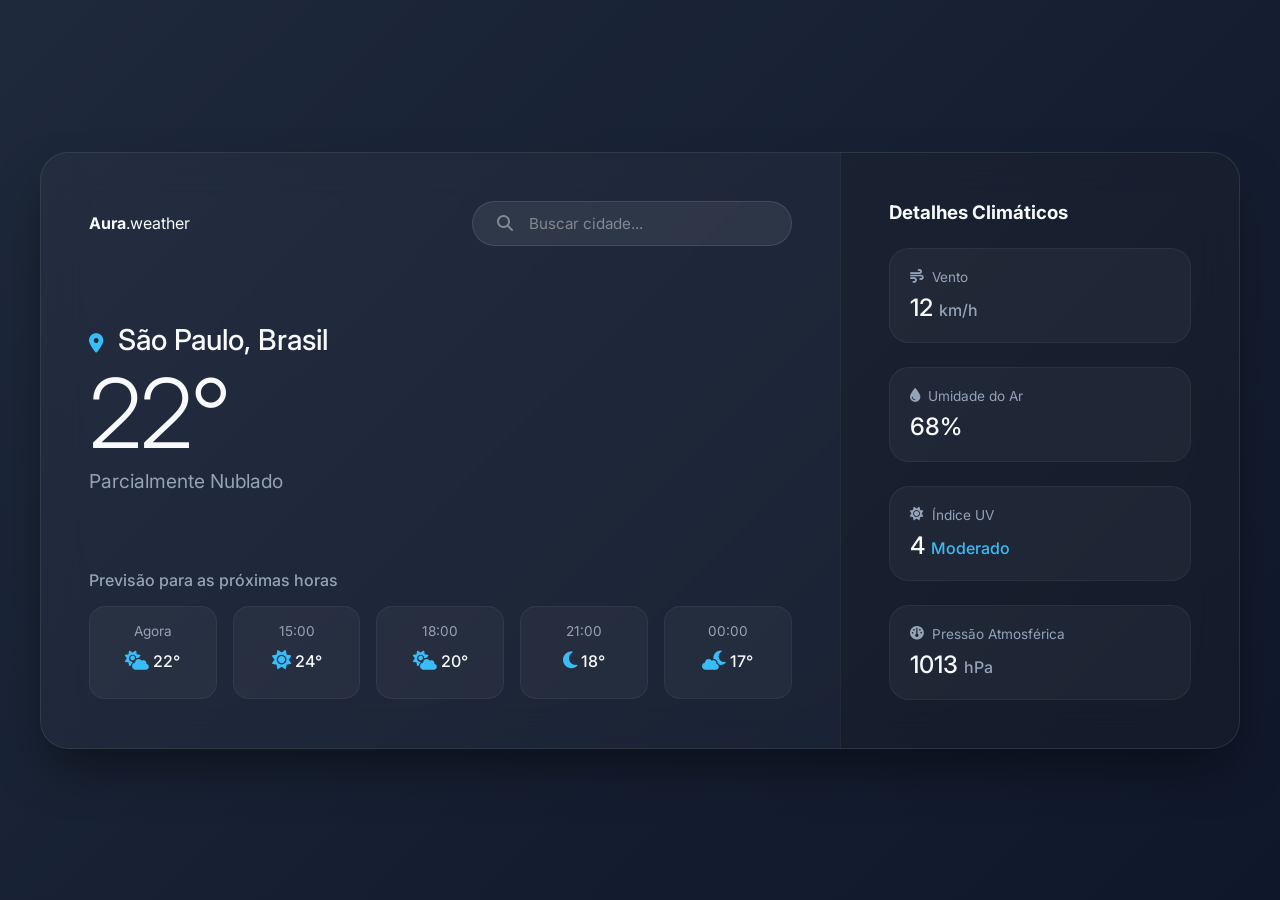
<file: teste.html>
<!DOCTYPE html>
<html lang="pt-BR">
<head>
    <meta charset="UTF-8">
    <meta name="viewport" content="width=device-width, initial-scale=1.0">
    <title>Aura Weather — Previsão do Tempo</title>
    <link href="https://fonts.googleapis.com/css2?family=Inter:wght@300;400;500;600&display=swap" rel="stylesheet">
    <link rel="stylesheet" href="https://cdnjs.cloudflare.com/ajax/libs/font-awesome/6.4.0/css/all.min.css">
    <style>
        * {
            margin: 0;
            padding: 0;
            box-sizing: border-box;
            font-family: 'Inter', sans-serif;
        }

        body {
            background: linear-gradient(135deg, #1e293b, #0f172a);
            color: #f8fafc;
            min-height: 100vh;
            display: flex;
            justify-content: center;
            align-items: center;
            padding: 2rem;
        }

        .web-container {
            width: 100%;
            max-width: 1200px;
            background: rgba(255, 255, 255, 0.03);
            backdrop-filter: blur(20px);
            -webkit-backdrop-filter: blur(20px);
            border: 1px solid rgba(255, 255, 255, 0.08);
            border-radius: 28px;
            display: grid;
            grid-template-columns: 2fr 1fr;
            overflow: hidden;
            box-shadow: 0 25px 50px -12px rgba(0, 0, 0, 0.5);
        }

        /* Lado Esquerdo: Conteúdo Principal */
        .main-content {
            padding: 3rem;
            display: flex;
            flex-direction: column;
            justify-content: space-between;
        }

        .header-search {
            display: flex;
            justify-content: space-between;
            align-items: center;
        }

        .search-bar {
            background: rgba(255, 255, 255, 0.07);
            border: 1px solid rgba(255, 255, 255, 0.1);
            border-radius: 50px;
            padding: 0.75rem 1.5rem;
            display: flex;
            align-items: center;
            gap: 1rem;
            width: 320px;
        }

        .search-bar input {
            background: transparent;
            border: none;
            color: #fff;
            outline: none;
            font-size: 0.95rem;
            width: 100%;
        }

        .search-bar input::placeholder {
            color: rgba(255, 255, 255, 0.4);
        }

        .current-weather {
            margin: 2rem 0;
        }

        .location {
            font-size: 1.8rem;
            font-weight: 500;
            margin-bottom: 0.5rem;
        }

        .temp-display {
            font-size: 6rem;
            font-weight: 300;
            letter-spacing: -2px;
            line-height: 1;
            margin-bottom: 0.5rem;
        }

        .condition {
            font-size: 1.2rem;
            color: #94a3b8;
            font-weight: 400;
        }

        /* Previsão por Hora */
        .hourly-section h3, .details-section h3 {
            font-size: 1rem;
            font-weight: 500;
            color: #94a3b8;
            margin-bottom: 1rem;
        }

        .hourly-grid {
            display: grid;
            grid-template-columns: repeat(5, 1fr);
            gap: 1rem;
        }

        .hour-card {
            background: rgba(255, 255, 255, 0.04);
            border: 1px solid rgba(255, 255, 255, 0.05);
            padding: 1rem;
            border-radius: 16px;
            text-align: center;
            transition: transform 0.2s;
        }

        .hour-card:hover {
            transform: translateY(-4px);
            background: rgba(255, 255, 255, 0.07);
        }

        .hour-card span {
            display: block;
            font-size: 0.85rem;
            color: #94a3b8;
        }

        .hour-card i {
            margin: 0.75rem 0;
            font-size: 1.2rem;
            color: #38bdf8;
        }

        .hour-card strong {
            font-size: 1rem;
            font-weight: 500;
        }

        /* Lado Direito: Detalhes e Métricas */
        .sidebar-details {
            background: rgba(0, 0, 0, 0.15);
            padding: 3rem;
            border-left: 1px solid rgba(255, 255, 255, 0.05);
            display: flex;
            flex-direction: column;
            gap: 1.5rem;
        }

        .detail-card {
            background: rgba(255, 255, 255, 0.04);
            border: 1px solid rgba(255, 255, 255, 0.05);
            padding: 1.25rem;
            border-radius: 20px;
        }

        .detail-card .title {
            font-size: 0.85rem;
            color: #94a3b8;
            display: flex;
            align-items: center;
            gap: 0.5rem;
            margin-bottom: 0.5rem;
        }

        .detail-card .value {
            font-size: 1.5rem;
            font-weight: 500;
        }

        @media(max-width: 900px) {
            .web-container {
                grid-template-columns: 1fr;
            }
            .sidebar-details {
                border-left: none;
                border-top: 1px solid rgba(255, 255, 255, 0.05);
            }
        }
    </style>
</head>
<body>

    <div class="web-container">
        <!-- Esquerda -->
        <div class="main-content">
            <div class="header-search">
                <div class="logo"><strong>Aura</strong>.weather</div>
                <div class="search-bar">
                    <i class="fa-solid fa-magnifying-glass" style="color: rgba(255,255,255,0.4)"></i>
                    <input type="text" placeholder="Buscar cidade...">
                </div>
            </div>

            <div class="current-weather">
                <div class="location"><i class="fa-solid fa-location-dot" style="font-size: 1.2rem; color: #38bdf8; margin-right: 8px;"></i> São Paulo, Brasil</div>
                <div class="temp-display">22°</div>
                <div class="condition">Parcialmente Nublado</div>
            </div>

            <div class="hourly-section">
                <h3>Previsão para as próximas horas</h3>
                <div class="hourly-grid">
                    <div class="hour-card">
                        <span>Agora</span>
                        <i class="fa-solid fa-cloud-sun"></i>
                        <strong>22°</strong>
                    </div>
                    <div class="hour-card">
                        <span>15:00</span>
                        <i class="fa-solid fa-sun"></i>
                        <strong>24°</strong>
                    </div>
                    <div class="hour-card">
                        <span>18:00</span>
                        <i class="fa-solid fa-cloud-sun"></i>
                        <strong>20°</strong>
                    </div>
                    <div class="hour-card">
                        <span>21:00</span>
                        <i class="fa-solid fa-moon"></i>
                        <strong>18°</strong>
                    </div>
                    <div class="hour-card">
                        <span>00:00</span>
                        <i class="fa-solid fa-cloud-moon"></i>
                        <strong>17°</strong>
                    </div>
                </div>
            </div>
        </div>

        <!-- Direita: Métricas -->
        <div class="sidebar-details">
            <h3>Detalhes Climáticos</h3>
            
            <div class="detail-card">
                <div class="title"><i class="fa-solid fa-wind"></i> Vento</div>
                <div class="value">12 <span style="font-size: 1rem; color: #94a3b8;">km/h</span></div>
            </div>

            <div class="detail-card">
                <div class="title"><i class="fa-solid fa-droplet"></i> Umidade do Ar</div>
                <div class="value">68%</div>
            </div>

            <div class="detail-card">
                <div class="title"><i class="fa-solid fa-sun"></i> Índice UV</div>
                <div class="value">4 <span style="font-size: 1rem; color: #38bdf8;">Moderado</span></div>
            </div>

            <div class="detail-card">
                <div class="title"><i class="fa-solid fa-gauge"></i> Pressão Atmosférica</div>
                <div class="value">1013 <span style="font-size: 1rem; color: #94a3b8;">hPa</span></div>
            </div>
        </div>
    </div>

</body>
</html>
</file>
